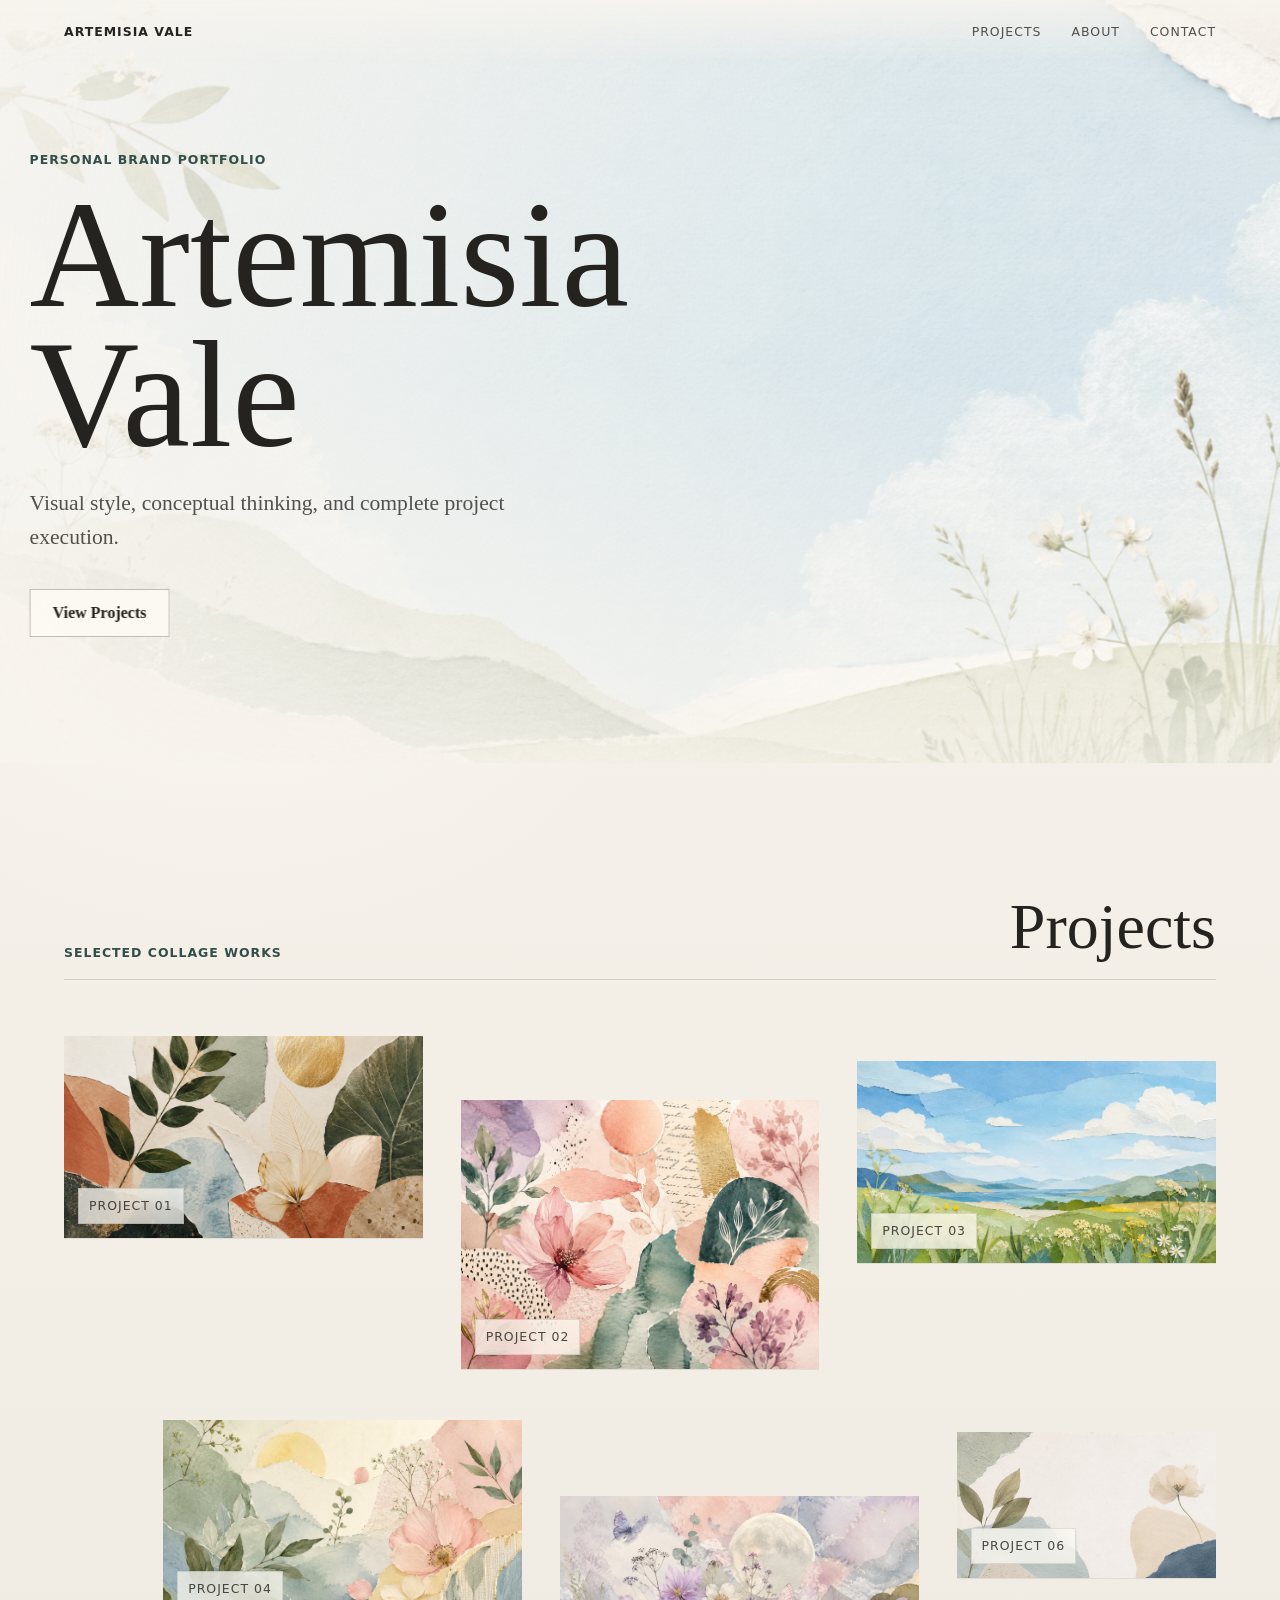
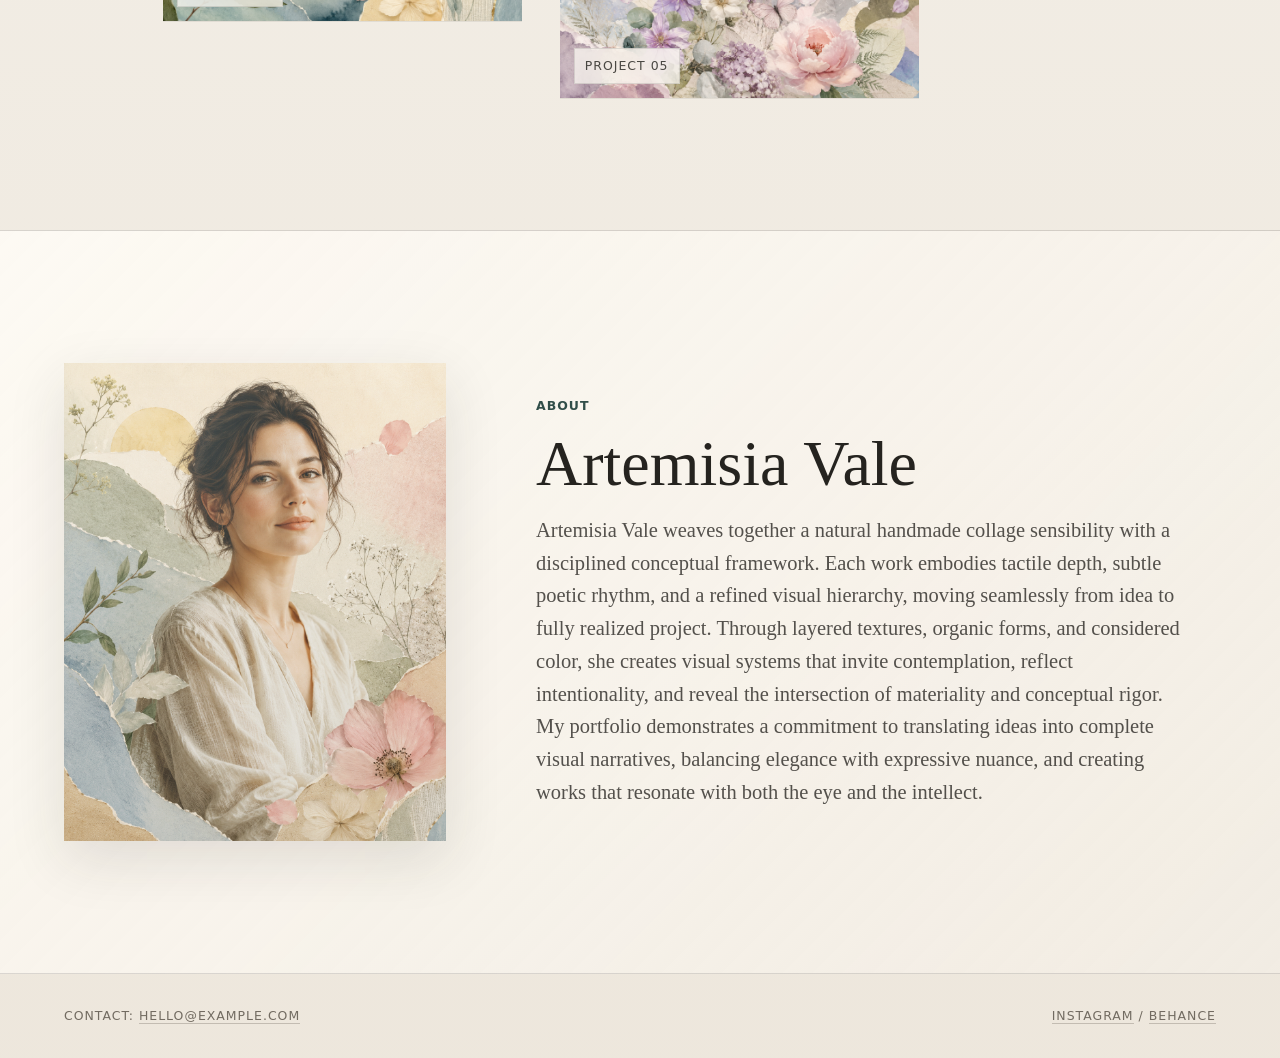
<file: index.html>
<!doctype html>
<html lang="en">
  <head>
    <meta charset="utf-8">
    <meta name="viewport" content="width=device-width, initial-scale=1">
    <title>Artemisia Vale | Personal Brand Portfolio</title>
    <meta
      name="description"
      content="A personal brand portfolio homepage showcasing collage artworks, conceptual thinking, and complete project execution."
    >
    <link rel="stylesheet" href="styles.css">
  </head>
  <body>
    <header class="site-header" aria-label="Primary navigation">
      <a class="brand" href="#top" aria-label="Back to top">Artemisia Vale</a>
      <nav class="nav-links" aria-label="Page sections">
        <a href="#projects">Projects</a>
        <a href="#about">About</a>
        <a href="#contact">Contact</a>
      </nav>
    </header>

    <main id="top">
      <section class="hero" aria-label="Personal brand introduction">
        <img
          class="hero-image"
          src="PICS/HERO.png"
          alt="Horizontal handmade collage artwork used as the portfolio hero image"
        >
        <div class="hero-overlay" aria-hidden="true"></div>
        <div class="hero-content">
          <p class="eyebrow">Personal Brand Portfolio</p>
          <h1>Artemisia Vale</h1>
          <p class="tagline">Visual style, conceptual thinking, and complete project execution.</p>
          <a class="button" href="#projects">View Projects</a>
        </div>
      </section>

      <section class="gallery-section" id="projects" aria-labelledby="projects-title">
        <div class="section-heading reveal">
          <p class="eyebrow">Selected Collage Works</p>
          <h2 id="projects-title">Projects</h2>
        </div>

        <div class="project-grid">
          <figure class="project-card reveal">
            <a href="project-1.html">
              <img src="PICS/IMAGE1.png" alt="Collage artwork project 01">
              <figcaption><span>Project 01</span></figcaption>
            </a>
          </figure>
          <figure class="project-card reveal">
            <a href="project-2.html">
              <img src="PICS/IMAGE2.png" alt="Collage artwork project 02">
              <figcaption><span>Project 02</span></figcaption>
            </a>
          </figure>
          <figure class="project-card reveal">
            <a href="project-3.html">
              <img src="PICS/IMAGE3.png" alt="Collage artwork project 03">
              <figcaption><span>Project 03</span></figcaption>
            </a>
          </figure>
          <figure class="project-card reveal">
            <a href="project-4.html">
              <img src="PICS/IMAGE4.png" alt="Collage artwork project 04">
              <figcaption><span>Project 04</span></figcaption>
            </a>
          </figure>
          <figure class="project-card reveal">
            <a href="project-5.html">
              <img src="PICS/IMAGE5.png" alt="Collage artwork project 05">
              <figcaption><span>Project 05</span></figcaption>
            </a>
          </figure>
          <figure class="project-card reveal">
            <a href="project-6.html">
              <img src="PICS/IMAGE6.png" alt="Collage artwork project 06">
              <figcaption><span>Project 06</span></figcaption>
            </a>
          </figure>
        </div>
      </section>

      <section class="about-section" id="about" aria-labelledby="about-title">
        <div class="about-inner reveal">
          <figure class="author-portrait">
            <img src="PICS/AUTHOR.png" alt="Portrait of Artemisia Vale">
          </figure>

          <div class="about-copy">
            <p class="eyebrow">About</p>
            <h2 id="about-title">Artemisia Vale</h2>
            <p>
              Artemisia Vale weaves together a natural handmade collage sensibility with a disciplined
              conceptual framework. Each work embodies tactile depth, subtle poetic rhythm, and a refined
              visual hierarchy, moving seamlessly from idea to fully realized project. Through layered
              textures, organic forms, and considered color, she creates visual systems that invite
              contemplation, reflect intentionality, and reveal the intersection of materiality and
              conceptual rigor. My portfolio demonstrates a commitment to translating ideas into complete
              visual narratives, balancing elegance with expressive nuance, and creating works that resonate
              with both the eye and the intellect.
            </p>
          </div>
        </div>
      </section>
    </main>

    <footer class="site-footer" id="contact">
      <p>Contact: <a href="mailto:hello@example.com">hello@example.com</a></p>
      <p>
        <a href="https://www.instagram.com/" target="_blank" rel="noreferrer">Instagram</a>
        <span aria-hidden="true">/</span>
        <a href="https://www.behance.net/" target="_blank" rel="noreferrer">Behance</a>
      </p>
    </footer>
  </body>
</html>
</file>
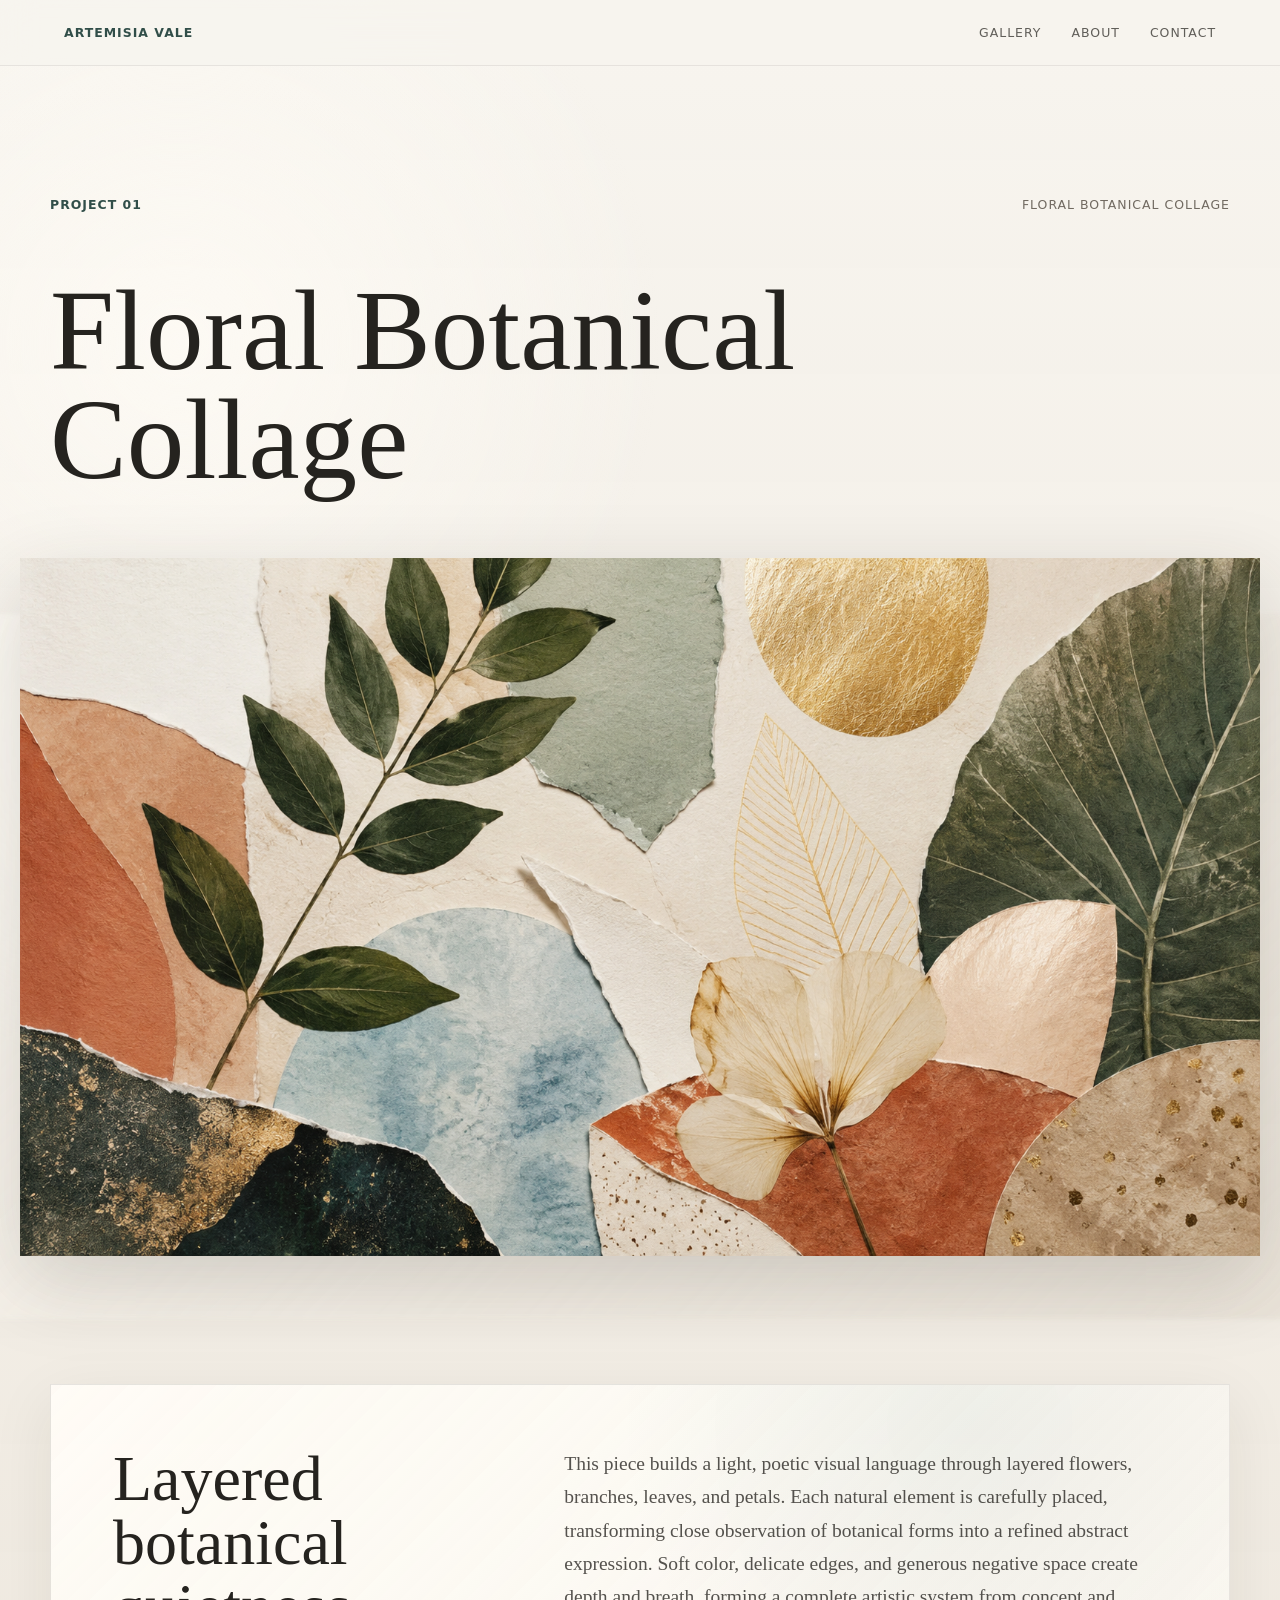
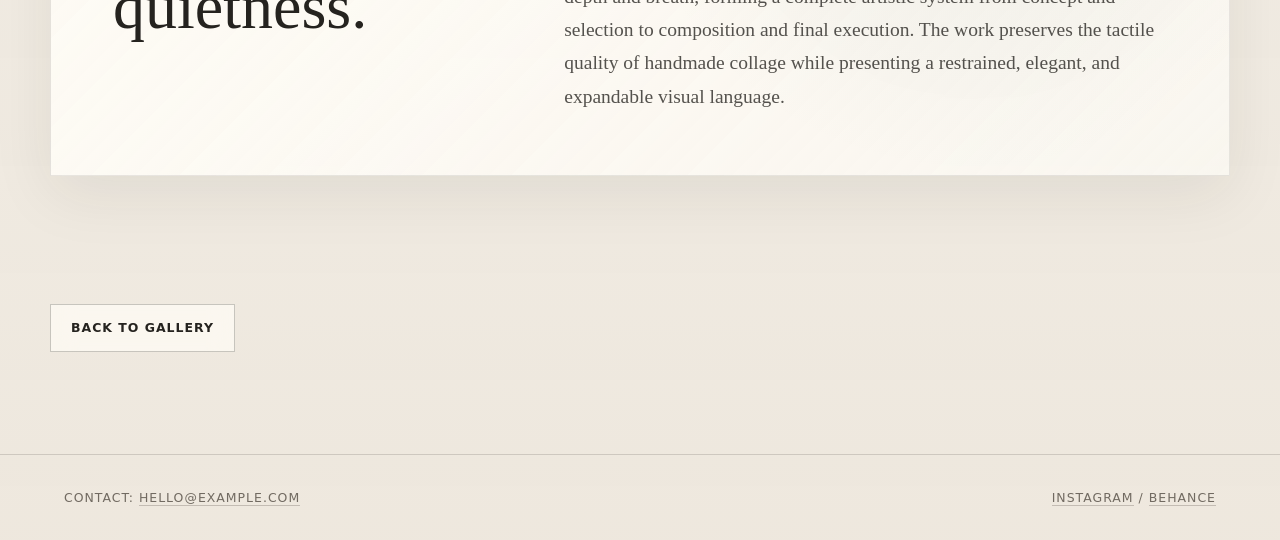
<file: project-1.html>
<!doctype html>
<html lang="en">
  <head>
    <meta charset="utf-8">
    <meta name="viewport" content="width=device-width, initial-scale=1">
    <title>Project 01 | Floral Botanical Collage</title>
    <meta name="description" content="A high-end portfolio detail page for a floral botanical collage artwork.">
    <link rel="stylesheet" href="project.css">
  </head>
  <body>
    <header class="site-header">
      <a class="brand" href="index.html">Artemisia Vale</a>
      <nav class="nav-links" aria-label="Project navigation">
        <a href="index.html#projects">Gallery</a>
        <a href="index.html#about">About</a>
        <a href="index.html#contact">Contact</a>
      </nav>
    </header>

    <main>
      <section class="project-hero">
        <div class="project-kicker">
          <p class="eyebrow">Project 01</p>
          <p class="project-meta">Floral Botanical Collage</p>
        </div>
        <h1>Floral Botanical Collage</h1>
      </section>

      <div class="artwork-shell reveal">
        <img class="artwork-image" src="PICS/IMAGE1.png" alt="Floral botanical collage artwork">
      </div>

      <section class="description-section">
        <div class="description-panel reveal">
          <h2>Layered botanical quietness.</h2>
          <div class="description-copy">
            <p>
              This piece builds a light, poetic visual language through layered flowers, branches, leaves, and petals. Each natural element is carefully placed, transforming close observation of botanical forms into a refined abstract expression. Soft color, delicate edges, and generous negative space create depth and breath, forming a complete artistic system from concept and selection to composition and final execution. The work preserves the tactile quality of handmade collage while presenting a restrained, elegant, and expandable visual language.
            </p>
          </div>
        </div>
      </section>

      <div class="page-actions">
        <a class="back-link" href="index.html#projects">Back to Gallery</a>
      </div>
    </main>

    <footer class="site-footer">
      <p>Contact: <a href="mailto:hello@example.com">hello@example.com</a></p>
      <p><a href="https://www.instagram.com/" target="_blank" rel="noreferrer">Instagram</a> / <a href="https://www.behance.net/" target="_blank" rel="noreferrer">Behance</a></p>
    </footer>
  </body>
</html>
</file>
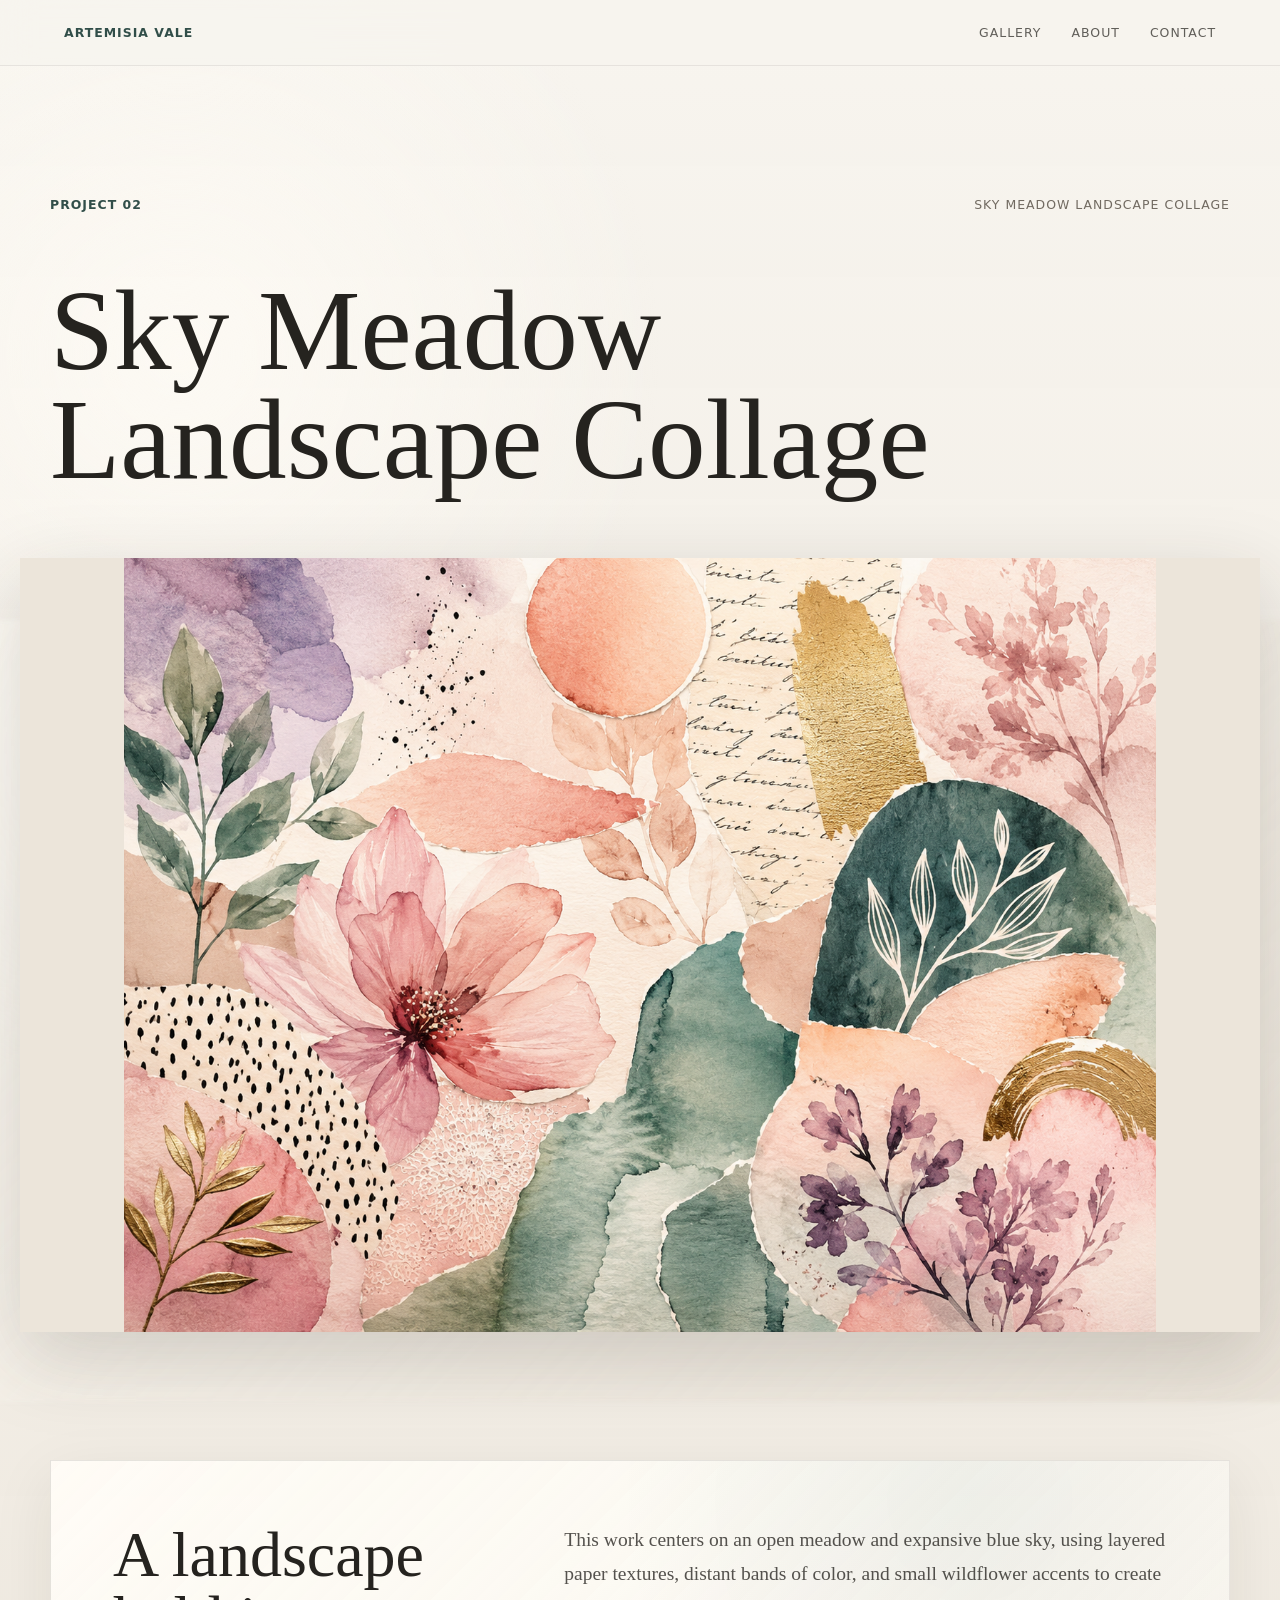
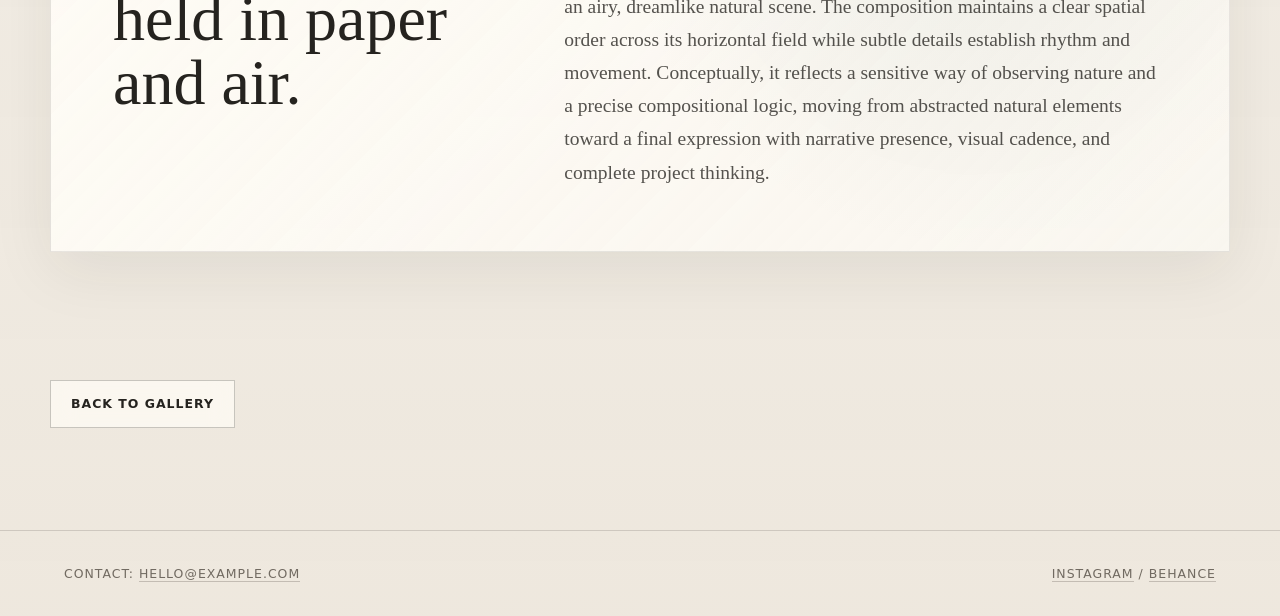
<file: project-2.html>
<!doctype html>
<html lang="en">
  <head>
    <meta charset="utf-8">
    <meta name="viewport" content="width=device-width, initial-scale=1">
    <title>Project 02 | Sky Meadow Landscape Collage</title>
    <meta name="description" content="A high-end portfolio detail page for a blue sky and meadow landscape collage artwork.">
    <link rel="stylesheet" href="project.css">
  </head>
  <body>
    <header class="site-header">
      <a class="brand" href="index.html">Artemisia Vale</a>
      <nav class="nav-links" aria-label="Project navigation">
        <a href="index.html#projects">Gallery</a>
        <a href="index.html#about">About</a>
        <a href="index.html#contact">Contact</a>
      </nav>
    </header>

    <main>
      <section class="project-hero">
        <div class="project-kicker">
          <p class="eyebrow">Project 02</p>
          <p class="project-meta">Sky Meadow Landscape Collage</p>
        </div>
        <h1>Sky Meadow Landscape Collage</h1>
      </section>

      <div class="artwork-shell reveal">
        <img class="artwork-image" src="PICS/IMAGE2.png" alt="Blue sky and meadow landscape collage artwork">
      </div>

      <section class="description-section">
        <div class="description-panel reveal">
          <h2>A landscape held in paper and air.</h2>
          <div class="description-copy">
            <p>
              This work centers on an open meadow and expansive blue sky, using layered paper textures, distant bands of color, and small wildflower accents to create an airy, dreamlike natural scene. The composition maintains a clear spatial order across its horizontal field while subtle details establish rhythm and movement. Conceptually, it reflects a sensitive way of observing nature and a precise compositional logic, moving from abstracted natural elements toward a final expression with narrative presence, visual cadence, and complete project thinking.
            </p>
          </div>
        </div>
      </section>

      <div class="page-actions">
        <a class="back-link" href="index.html#projects">Back to Gallery</a>
      </div>
    </main>

    <footer class="site-footer">
      <p>Contact: <a href="mailto:hello@example.com">hello@example.com</a></p>
      <p><a href="https://www.instagram.com/" target="_blank" rel="noreferrer">Instagram</a> / <a href="https://www.behance.net/" target="_blank" rel="noreferrer">Behance</a></p>
    </footer>
  </body>
</html>
</file>
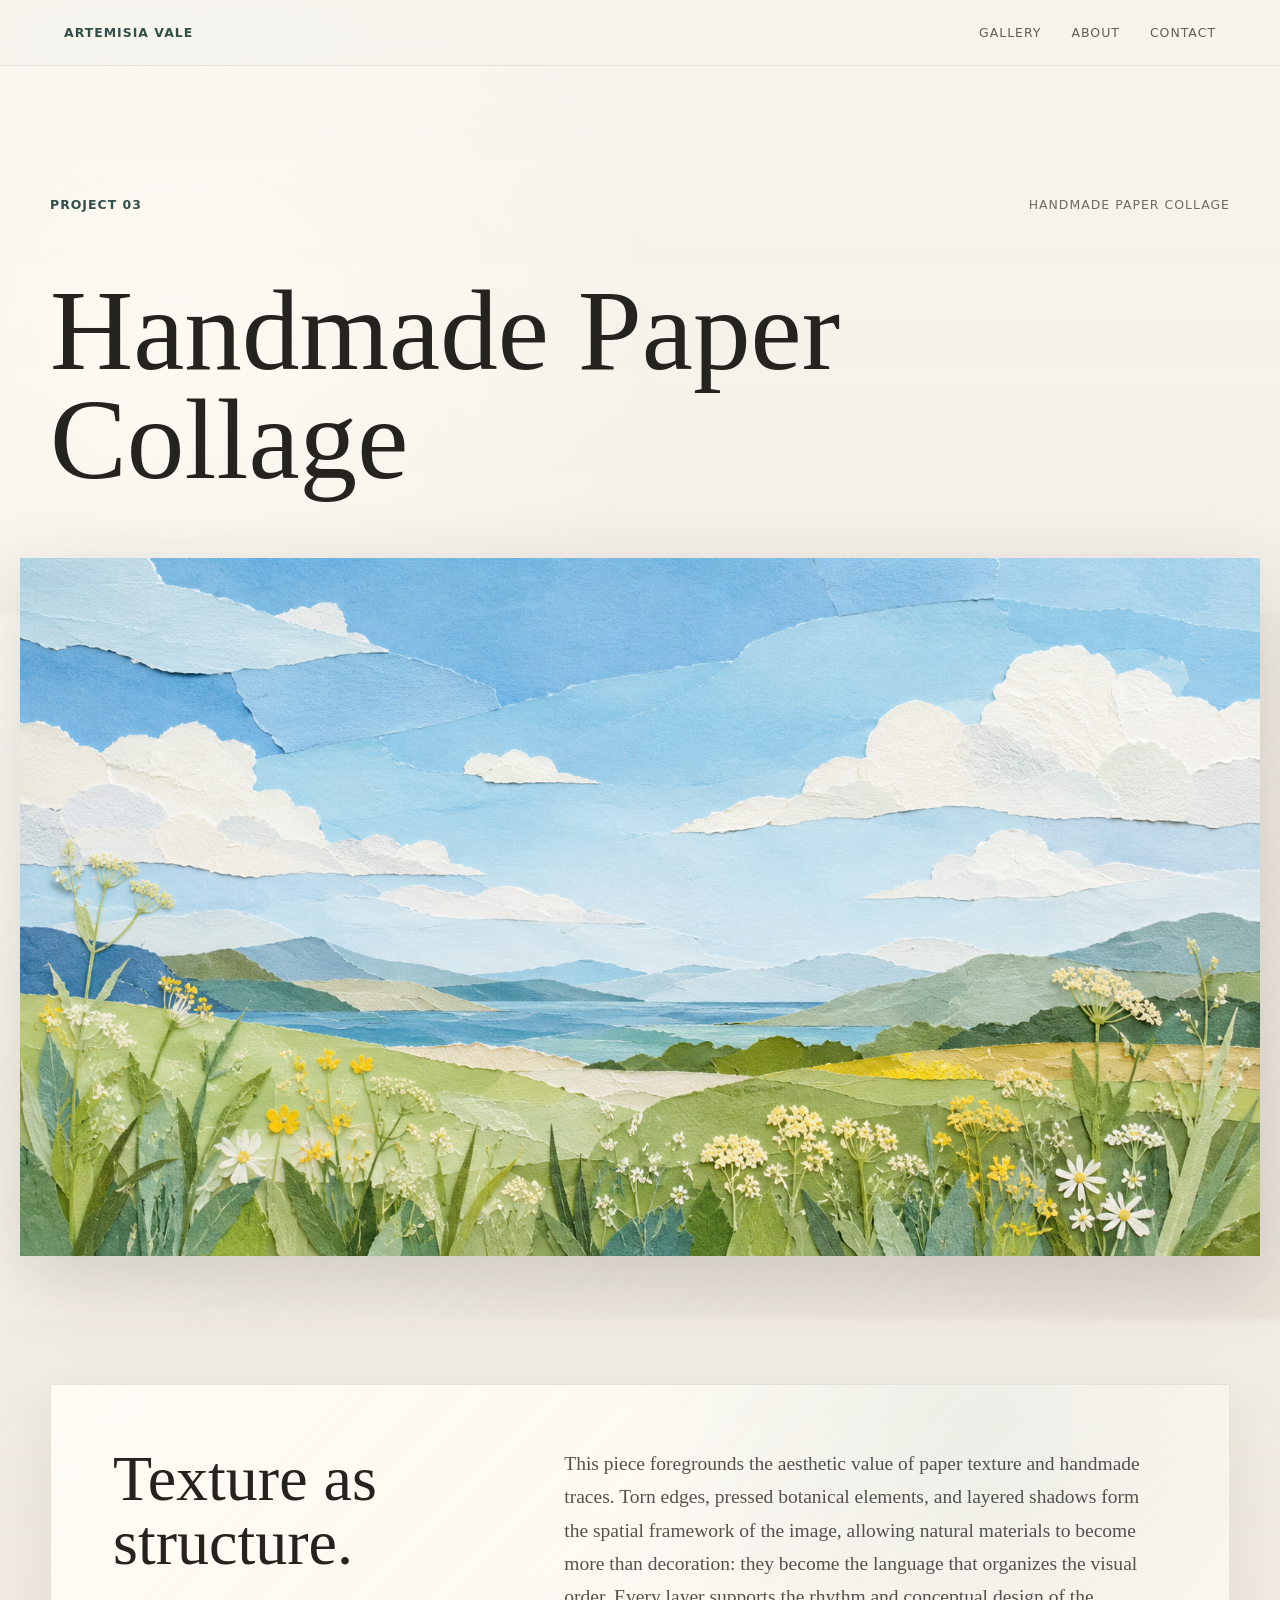
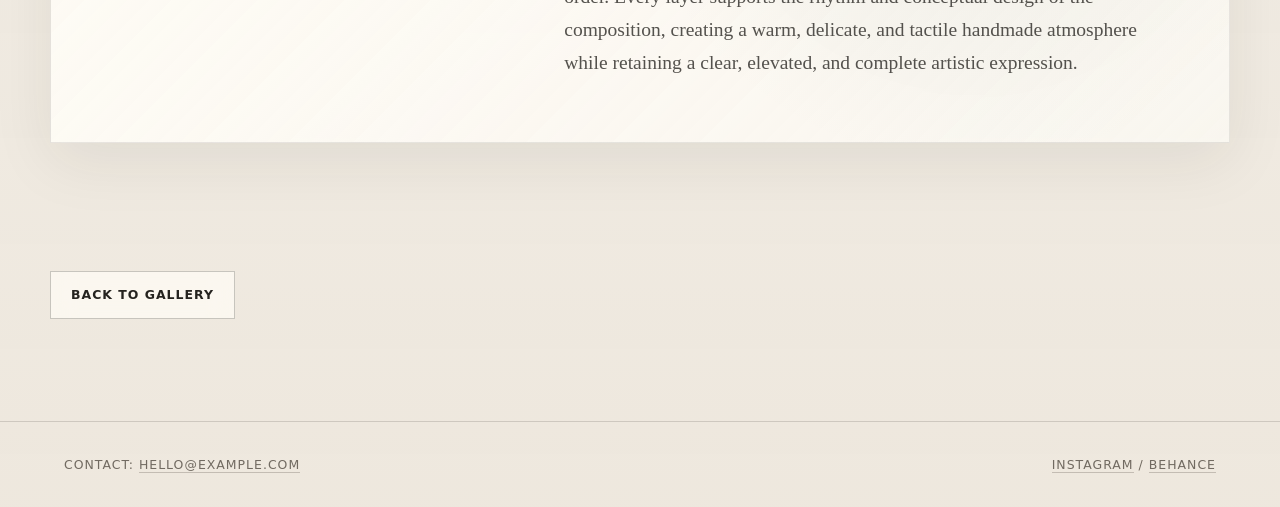
<file: project-3.html>
<!doctype html>
<html lang="en">
  <head>
    <meta charset="utf-8">
    <meta name="viewport" content="width=device-width, initial-scale=1">
    <title>Project 03 | Handmade Paper Collage</title>
    <meta name="description" content="A high-end portfolio detail page for a handmade paper collage artwork.">
    <link rel="stylesheet" href="project.css">
  </head>
  <body>
    <header class="site-header">
      <a class="brand" href="index.html">Artemisia Vale</a>
      <nav class="nav-links" aria-label="Project navigation">
        <a href="index.html#projects">Gallery</a>
        <a href="index.html#about">About</a>
        <a href="index.html#contact">Contact</a>
      </nav>
    </header>

    <main>
      <section class="project-hero">
        <div class="project-kicker">
          <p class="eyebrow">Project 03</p>
          <p class="project-meta">Handmade Paper Collage</p>
        </div>
        <h1>Handmade Paper Collage</h1>
      </section>

      <div class="artwork-shell reveal">
        <img class="artwork-image" src="PICS/IMAGE3.png" alt="Handmade paper collage artwork">
      </div>

      <section class="description-section">
        <div class="description-panel reveal">
          <h2>Texture as structure.</h2>
          <div class="description-copy">
            <p>
              This piece foregrounds the aesthetic value of paper texture and handmade traces. Torn edges, pressed botanical elements, and layered shadows form the spatial framework of the image, allowing natural materials to become more than decoration: they become the language that organizes the visual order. Every layer supports the rhythm and conceptual design of the composition, creating a warm, delicate, and tactile handmade atmosphere while retaining a clear, elevated, and complete artistic expression.
            </p>
          </div>
        </div>
      </section>

      <div class="page-actions">
        <a class="back-link" href="index.html#projects">Back to Gallery</a>
      </div>
    </main>

    <footer class="site-footer">
      <p>Contact: <a href="mailto:hello@example.com">hello@example.com</a></p>
      <p><a href="https://www.instagram.com/" target="_blank" rel="noreferrer">Instagram</a> / <a href="https://www.behance.net/" target="_blank" rel="noreferrer">Behance</a></p>
    </footer>
  </body>
</html>
</file>
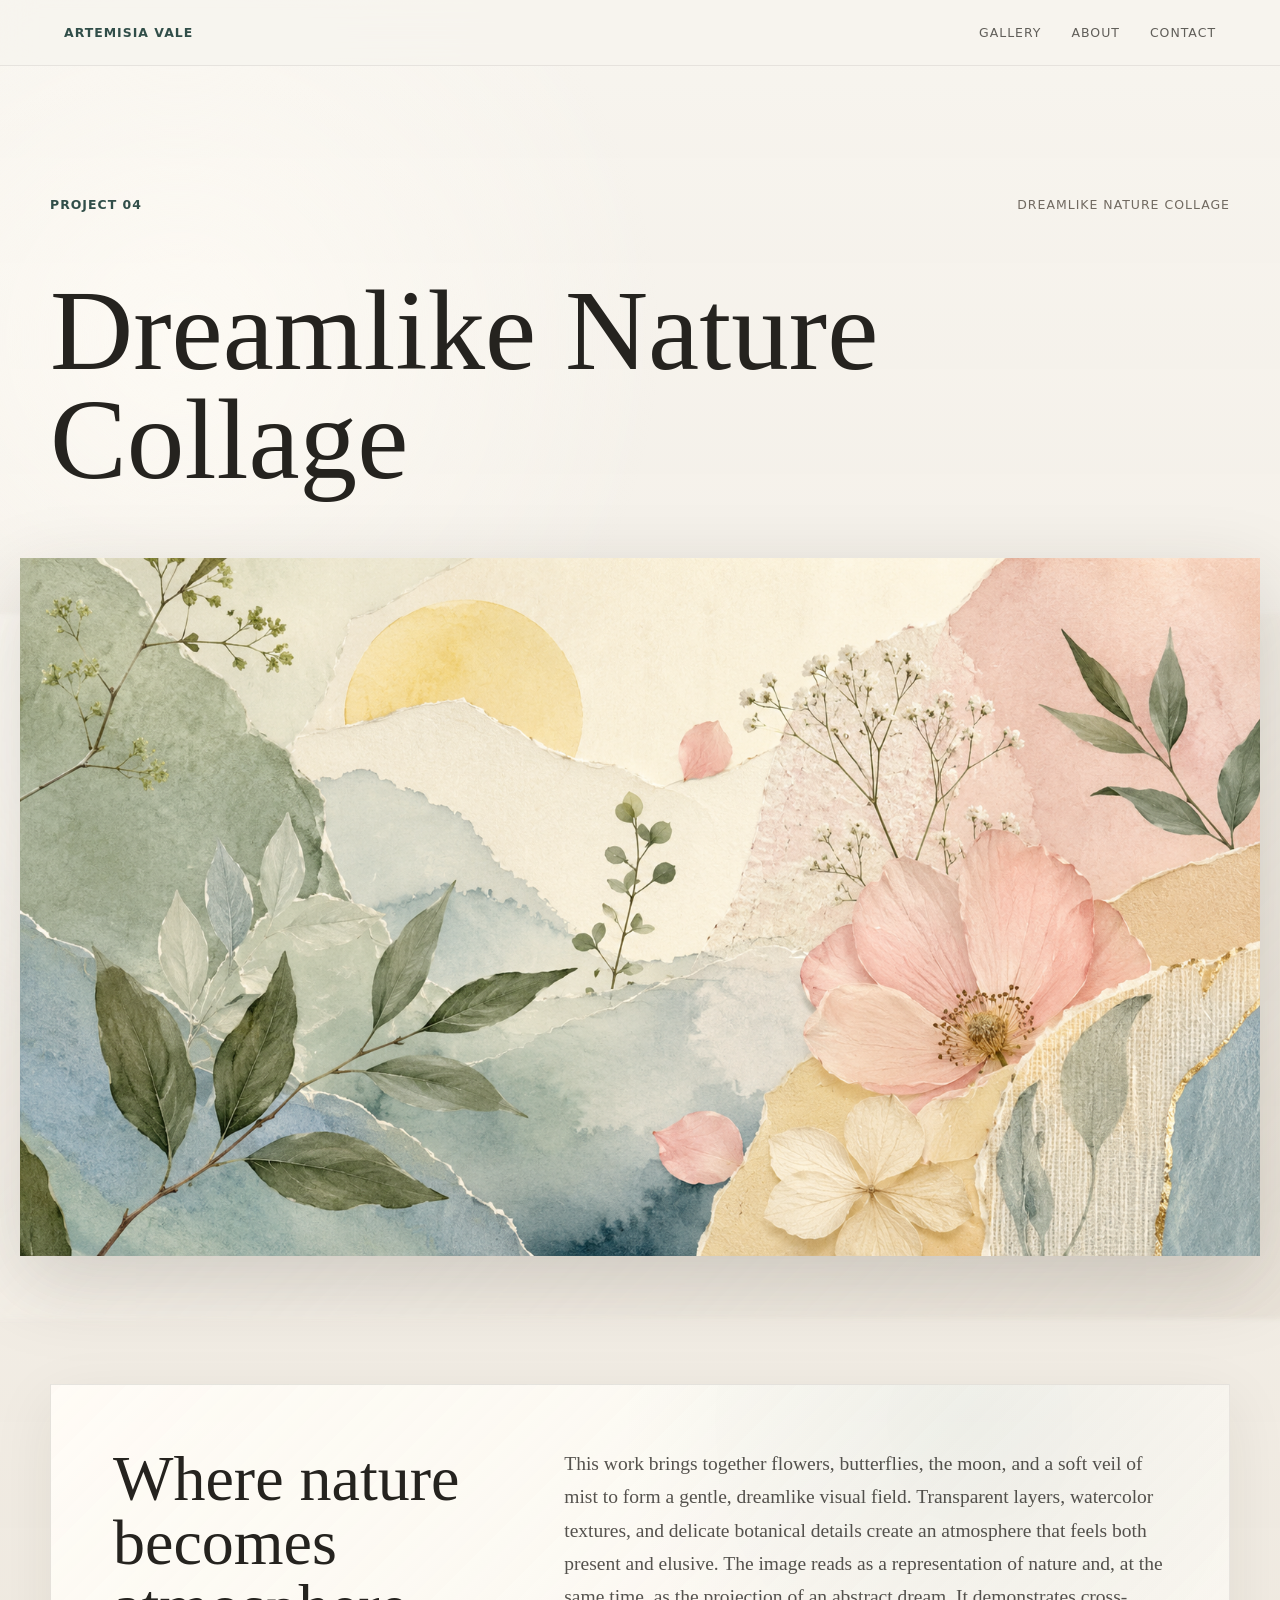
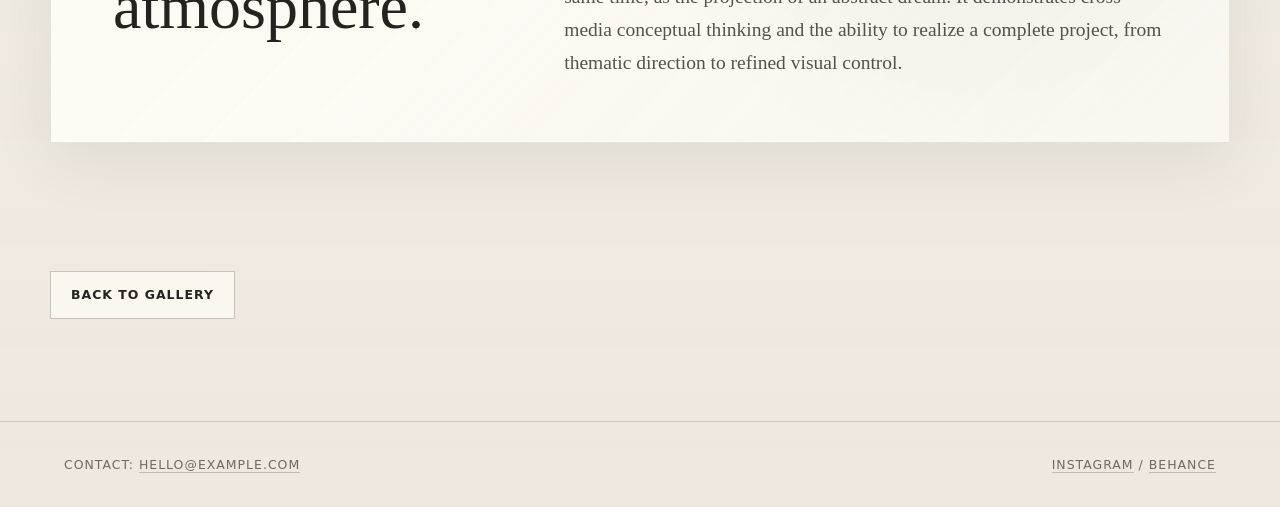
<file: project-4.html>
<!doctype html>
<html lang="en">
  <head>
    <meta charset="utf-8">
    <meta name="viewport" content="width=device-width, initial-scale=1">
    <title>Project 04 | Dreamlike Nature Collage</title>
    <meta name="description" content="A high-end portfolio detail page for a dreamlike nature collage artwork.">
    <link rel="stylesheet" href="project.css">
  </head>
  <body>
    <header class="site-header">
      <a class="brand" href="index.html">Artemisia Vale</a>
      <nav class="nav-links" aria-label="Project navigation">
        <a href="index.html#projects">Gallery</a>
        <a href="index.html#about">About</a>
        <a href="index.html#contact">Contact</a>
      </nav>
    </header>

    <main>
      <section class="project-hero">
        <div class="project-kicker">
          <p class="eyebrow">Project 04</p>
          <p class="project-meta">Dreamlike Nature Collage</p>
        </div>
        <h1>Dreamlike Nature Collage</h1>
      </section>

      <div class="artwork-shell reveal">
        <img class="artwork-image" src="PICS/IMAGE4.png" alt="Dreamlike nature collage artwork">
      </div>

      <section class="description-section">
        <div class="description-panel reveal">
          <h2>Where nature becomes atmosphere.</h2>
          <div class="description-copy">
            <p>
              This work brings together flowers, butterflies, the moon, and a soft veil of mist to form a gentle, dreamlike visual field. Transparent layers, watercolor textures, and delicate botanical details create an atmosphere that feels both present and elusive. The image reads as a representation of nature and, at the same time, as the projection of an abstract dream. It demonstrates cross-media conceptual thinking and the ability to realize a complete project, from thematic direction to refined visual control.
            </p>
          </div>
        </div>
      </section>

      <div class="page-actions">
        <a class="back-link" href="index.html#projects">Back to Gallery</a>
      </div>
    </main>

    <footer class="site-footer">
      <p>Contact: <a href="mailto:hello@example.com">hello@example.com</a></p>
      <p><a href="https://www.instagram.com/" target="_blank" rel="noreferrer">Instagram</a> / <a href="https://www.behance.net/" target="_blank" rel="noreferrer">Behance</a></p>
    </footer>
  </body>
</html>
</file>
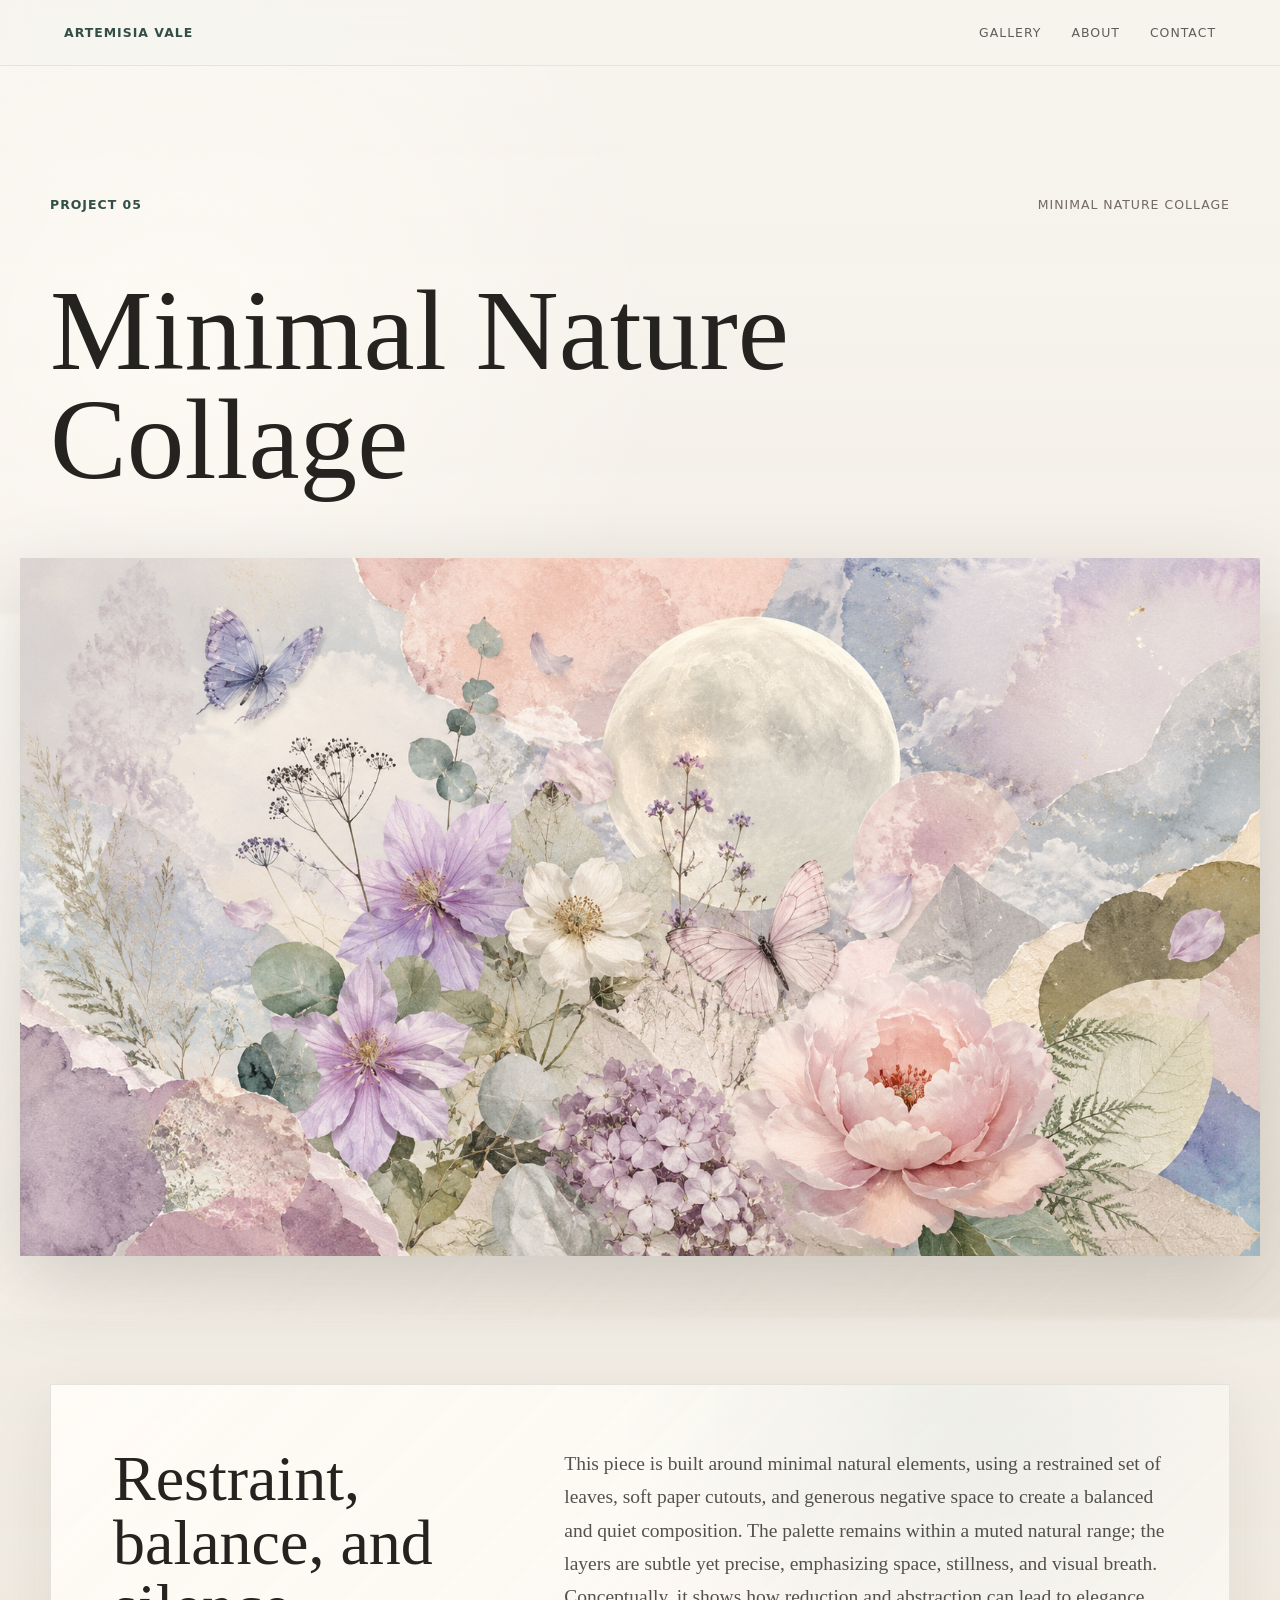
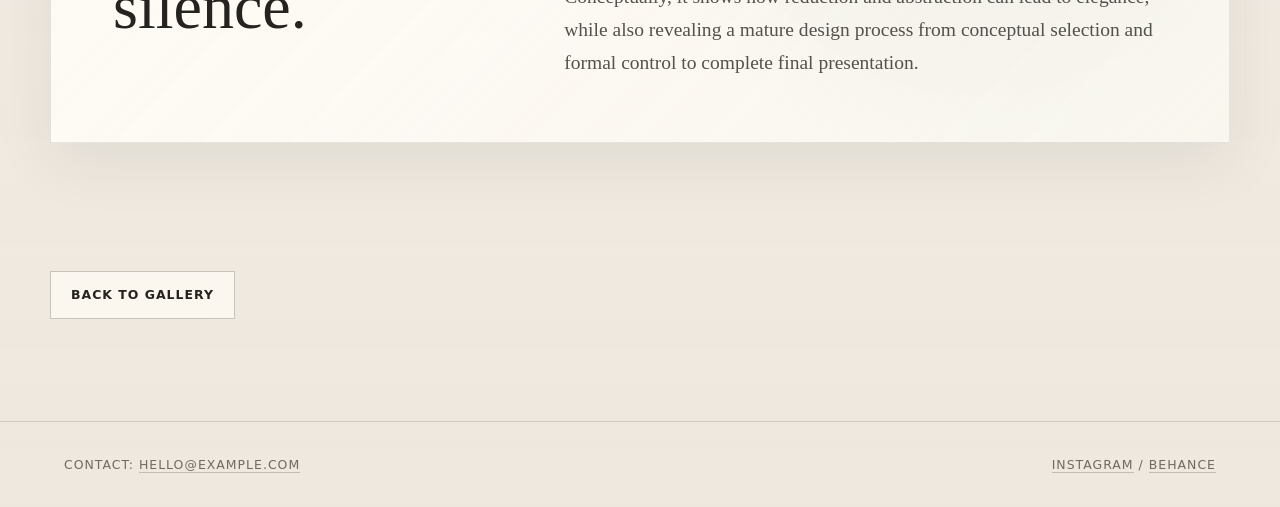
<file: project-5.html>
<!doctype html>
<html lang="en">
  <head>
    <meta charset="utf-8">
    <meta name="viewport" content="width=device-width, initial-scale=1">
    <title>Project 05 | Minimal Nature Collage</title>
    <meta name="description" content="A high-end portfolio detail page for a minimal nature collage artwork.">
    <link rel="stylesheet" href="project.css">
  </head>
  <body>
    <header class="site-header">
      <a class="brand" href="index.html">Artemisia Vale</a>
      <nav class="nav-links" aria-label="Project navigation">
        <a href="index.html#projects">Gallery</a>
        <a href="index.html#about">About</a>
        <a href="index.html#contact">Contact</a>
      </nav>
    </header>

    <main>
      <section class="project-hero">
        <div class="project-kicker">
          <p class="eyebrow">Project 05</p>
          <p class="project-meta">Minimal Nature Collage</p>
        </div>
        <h1>Minimal Nature Collage</h1>
      </section>

      <div class="artwork-shell reveal">
        <img class="artwork-image" src="PICS/IMAGE5.png" alt="Minimal nature collage artwork">
      </div>

      <section class="description-section">
        <div class="description-panel reveal">
          <h2>Restraint, balance, and silence.</h2>
          <div class="description-copy">
            <p>
              This piece is built around minimal natural elements, using a restrained set of leaves, soft paper cutouts, and generous negative space to create a balanced and quiet composition. The palette remains within a muted natural range; the layers are subtle yet precise, emphasizing space, stillness, and visual breath. Conceptually, it shows how reduction and abstraction can lead to elegance, while also revealing a mature design process from conceptual selection and formal control to complete final presentation.
            </p>
          </div>
        </div>
      </section>

      <div class="page-actions">
        <a class="back-link" href="index.html#projects">Back to Gallery</a>
      </div>
    </main>

    <footer class="site-footer">
      <p>Contact: <a href="mailto:hello@example.com">hello@example.com</a></p>
      <p><a href="https://www.instagram.com/" target="_blank" rel="noreferrer">Instagram</a> / <a href="https://www.behance.net/" target="_blank" rel="noreferrer">Behance</a></p>
    </footer>
  </body>
</html>
</file>
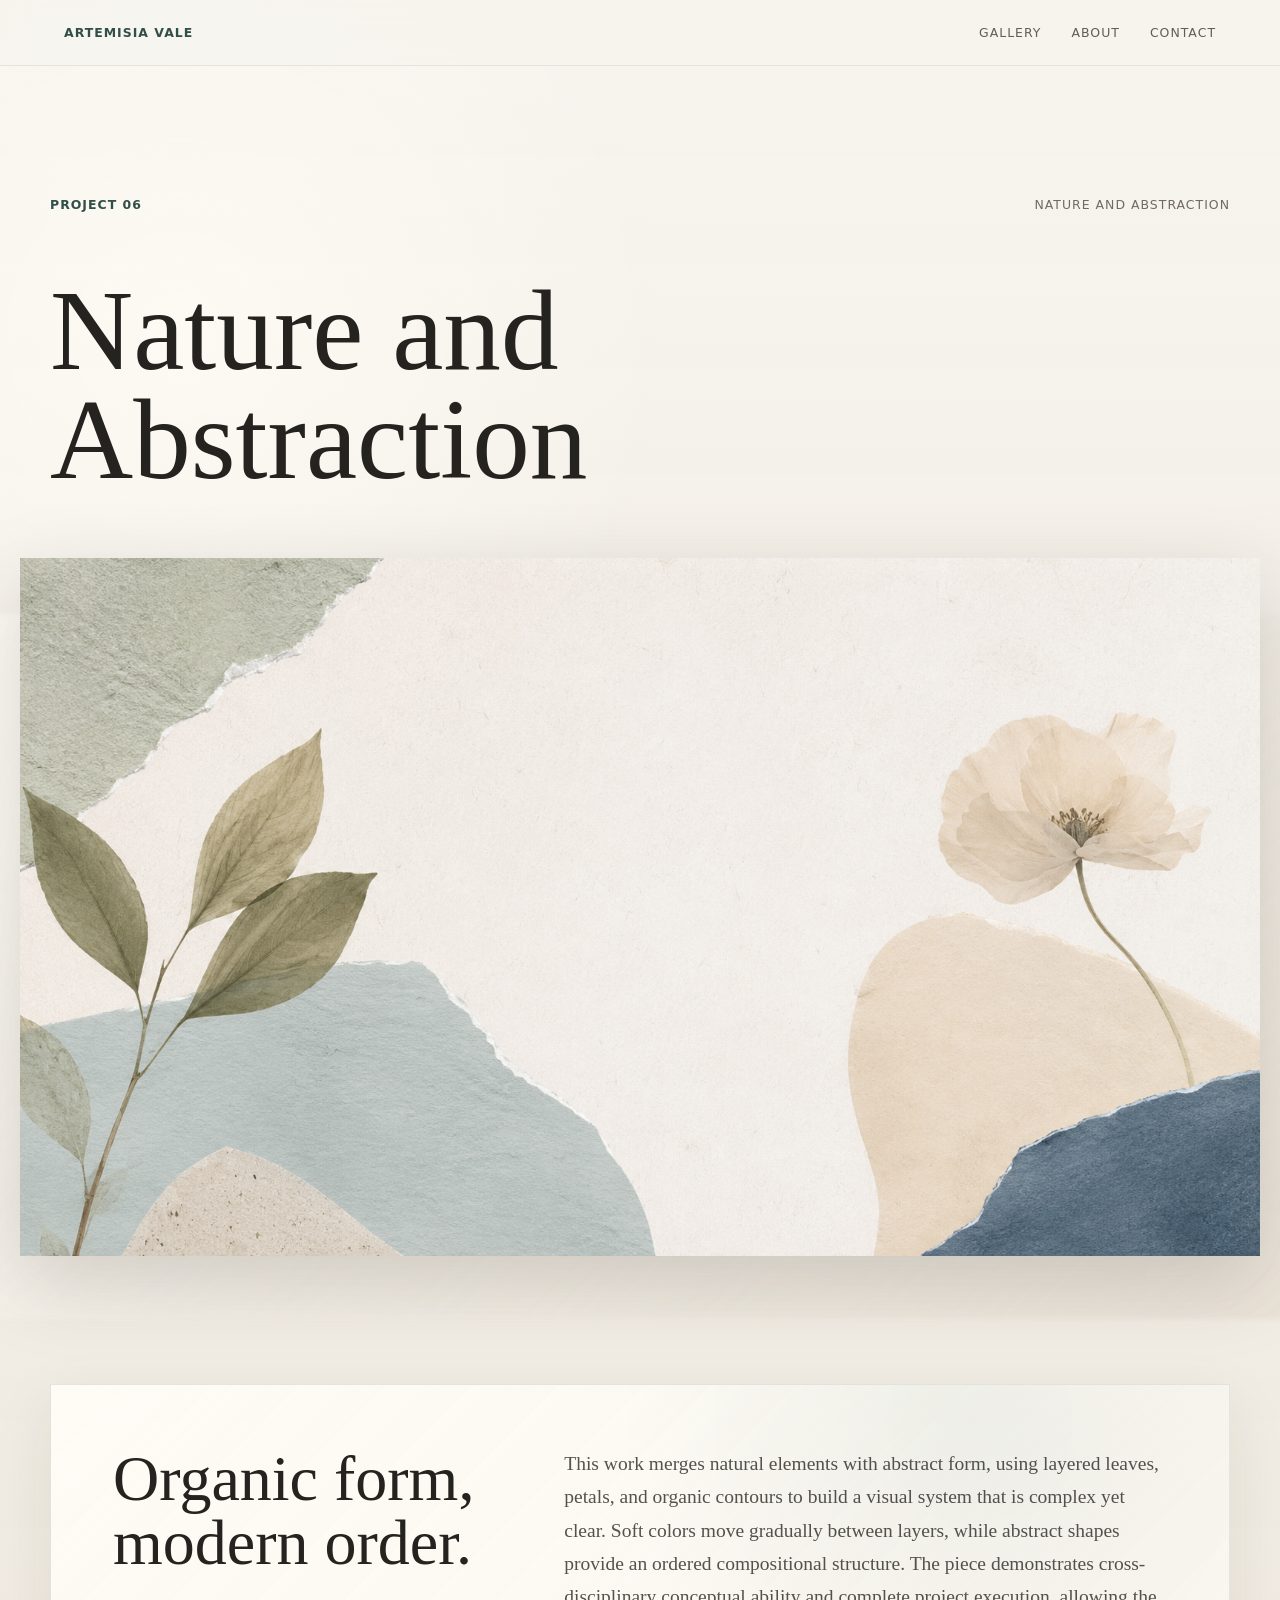
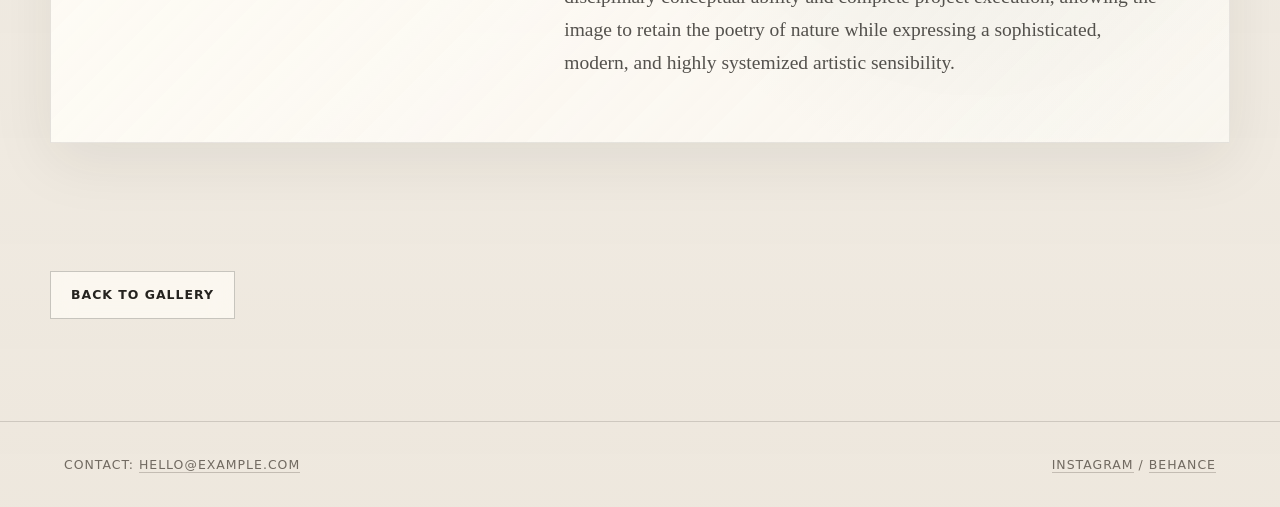
<file: project-6.html>
<!doctype html>
<html lang="en">
  <head>
    <meta charset="utf-8">
    <meta name="viewport" content="width=device-width, initial-scale=1">
    <title>Project 06 | Nature and Abstraction</title>
    <meta name="description" content="A high-end portfolio detail page for a nature and abstraction collage artwork.">
    <link rel="stylesheet" href="project.css">
  </head>
  <body>
    <header class="site-header">
      <a class="brand" href="index.html">Artemisia Vale</a>
      <nav class="nav-links" aria-label="Project navigation">
        <a href="index.html#projects">Gallery</a>
        <a href="index.html#about">About</a>
        <a href="index.html#contact">Contact</a>
      </nav>
    </header>

    <main>
      <section class="project-hero">
        <div class="project-kicker">
          <p class="eyebrow">Project 06</p>
          <p class="project-meta">Nature and Abstraction</p>
        </div>
        <h1>Nature and Abstraction</h1>
      </section>

      <div class="artwork-shell reveal">
        <img class="artwork-image" src="PICS/IMAGE6.png" alt="Nature and abstraction collage artwork">
      </div>

      <section class="description-section">
        <div class="description-panel reveal">
          <h2>Organic form, modern order.</h2>
          <div class="description-copy">
            <p>
              This work merges natural elements with abstract form, using layered leaves, petals, and organic contours to build a visual system that is complex yet clear. Soft colors move gradually between layers, while abstract shapes provide an ordered compositional structure. The piece demonstrates cross-disciplinary conceptual ability and complete project execution, allowing the image to retain the poetry of nature while expressing a sophisticated, modern, and highly systemized artistic sensibility.
            </p>
          </div>
        </div>
      </section>

      <div class="page-actions">
        <a class="back-link" href="index.html#projects">Back to Gallery</a>
      </div>
    </main>

    <footer class="site-footer">
      <p>Contact: <a href="mailto:hello@example.com">hello@example.com</a></p>
      <p><a href="https://www.instagram.com/" target="_blank" rel="noreferrer">Instagram</a> / <a href="https://www.behance.net/" target="_blank" rel="noreferrer">Behance</a></p>
    </footer>
  </body>
</html>
</file>
<file: styles.css>
:root {
  --paper: #f7f4ee;
  --paper-soft: #ece5da;
  --ink: #25231f;
  --muted: #726b61;
  --line: rgba(37, 35, 31, 0.16);
  --surface: rgba(255, 252, 246, 0.82);
  --accent: #4d756f;
  --accent-dark: #314e49;
  --shadow: 0 24px 70px rgba(43, 38, 31, 0.18);
}

* {
  box-sizing: border-box;
}

html {
  scroll-behavior: smooth;
}

body {
  margin: 0;
  background:
    radial-gradient(circle at 18% 18%, rgba(255, 252, 246, 0.72), transparent 30rem),
    linear-gradient(180deg, rgba(247, 244, 238, 0.96), rgba(236, 229, 218, 0.88)),
    var(--paper);
  color: var(--ink);
  font-family:
    "Iowan Old Style", "Palatino Linotype", "Book Antiqua", Palatino, Georgia,
    "Times New Roman", serif;
  line-height: 1.6;
}

img {
  display: block;
  max-width: 100%;
}

a {
  color: inherit;
  text-decoration: none;
}

.site-header {
  position: fixed;
  z-index: 20;
  top: 0;
  left: 0;
  right: 0;
  display: flex;
  align-items: center;
  justify-content: space-between;
  gap: 24px;
  padding: 22px clamp(20px, 5vw, 64px);
  background: linear-gradient(180deg, rgba(247, 244, 238, 0.88), rgba(247, 244, 238, 0));
  color: var(--ink);
}

.brand,
.nav-links a,
.eyebrow,
figcaption,
.site-footer {
  font-size: 0.78rem;
  letter-spacing: 0.08em;
  text-transform: uppercase;
  font-family:
    Inter, ui-sans-serif, system-ui, -apple-system, BlinkMacSystemFont, "Segoe UI",
    sans-serif;
}

.brand {
  font-weight: 700;
}

.nav-links {
  display: flex;
  gap: clamp(14px, 3vw, 30px);
  color: rgba(37, 35, 31, 0.78);
}

.nav-links a {
  transition: color 180ms ease;
}

.nav-links a:hover {
  color: var(--accent-dark);
}

.hero {
  position: relative;
  min-height: clamp(560px, 56.25vw, 900px);
  isolation: isolate;
  display: grid;
  align-items: end;
  overflow: hidden;
  background: var(--paper-soft);
}

.hero-image {
  position: absolute;
  inset: 0;
  z-index: -2;
  width: 100%;
  height: 100%;
  object-fit: cover;
  object-position: center;
  filter: saturate(0.86) contrast(0.96) brightness(1.04);
  transform: scale(1.03);
  animation: kenBurns 24s ease-out both;
}

.hero-overlay {
  position: absolute;
  inset: 0;
  z-index: -1;
  background:
    linear-gradient(90deg, rgba(247, 244, 238, 0.92) 0%, rgba(247, 244, 238, 0.58) 34%, rgba(247, 244, 238, 0.1) 72%),
    linear-gradient(180deg, rgba(247, 244, 238, 0.3) 0%, rgba(247, 244, 238, 0.08) 48%, rgba(247, 244, 238, 0.82) 100%);
}

.hero-content {
  width: min(760px, calc(100% - 40px));
  margin: 0 auto;
  padding: 150px 0 clamp(80px, 14vh, 132px);
  transform: translateX(min(-18vw, -120px));
  animation: heroIn 980ms cubic-bezier(0.19, 1, 0.22, 1) 160ms both;
}

.eyebrow {
  margin: 0 0 16px;
  color: var(--accent-dark);
  font-weight: 700;
}

h1,
h2,
p {
  margin-top: 0;
}

h1 {
  max-width: 9ch;
  margin-bottom: 20px;
  font-family:
    "Iowan Old Style", "Palatino Linotype", "Book Antiqua", Palatino, Georgia,
    "Times New Roman", serif;
  font-size: clamp(4rem, 13vw, 9.5rem);
  line-height: 0.92;
  font-weight: 500;
}

h2 {
  margin-bottom: 18px;
  font-family:
    "Iowan Old Style", "Palatino Linotype", "Book Antiqua", Palatino, Georgia,
    "Times New Roman", serif;
  font-size: clamp(2rem, 5vw, 4.5rem);
  line-height: 1;
  font-weight: 500;
}

.tagline {
  max-width: 560px;
  margin-bottom: 34px;
  color: rgba(37, 35, 31, 0.78);
  font-size: clamp(1.05rem, 2vw, 1.35rem);
}

.button {
  display: inline-flex;
  align-items: center;
  justify-content: center;
  min-height: 48px;
  padding: 0 22px;
  border: 1px solid rgba(37, 35, 31, 0.28);
  background: rgba(255, 252, 246, 0.74);
  color: var(--ink);
  font-weight: 700;
  backdrop-filter: blur(10px);
  transition:
    transform 180ms ease,
    background 180ms ease,
    border-color 180ms ease;
}

.button:hover {
  transform: translateY(-2px);
  border-color: rgba(49, 78, 73, 0.58);
  background: rgba(255, 252, 246, 0.94);
}

.gallery-section,
.about-section {
  padding: clamp(72px, 11vw, 132px) clamp(20px, 5vw, 64px);
}

.section-heading,
.project-grid,
.about-inner {
  width: min(1180px, 100%);
  margin: 0 auto;
}

.section-heading {
  display: flex;
  align-items: end;
  justify-content: space-between;
  gap: 24px;
  margin-bottom: clamp(28px, 5vw, 56px);
  border-bottom: 1px solid var(--line);
}

.section-heading h2 {
  margin-bottom: 20px;
}

.project-grid {
  display: grid;
  grid-template-columns: repeat(12, minmax(0, 1fr));
  gap: clamp(18px, 3vw, 38px);
  align-items: start;
}

.project-card {
  position: relative;
  margin: 0;
  overflow: hidden;
  background: var(--paper-soft);
  box-shadow: 0 1px 0 rgba(37, 35, 31, 0.08);
  transition:
    transform 300ms ease,
    box-shadow 300ms ease;
}

.project-card a {
  display: block;
}

.project-card:nth-child(1) {
  grid-column: 1 / span 4;
}

.project-card:nth-child(2) {
  grid-column: 5 / span 4;
  margin-top: clamp(30px, 5vw, 72px);
}

.project-card:nth-child(3) {
  grid-column: 9 / span 4;
  margin-top: clamp(8px, 2vw, 30px);
}

.project-card:nth-child(4) {
  grid-column: 2 / span 4;
  margin-top: clamp(2px, 1vw, 18px);
}

.project-card:nth-child(5) {
  grid-column: 6 / span 4;
  margin-top: clamp(48px, 7vw, 96px);
}

.project-card:nth-child(6) {
  grid-column: 10 / span 3;
  margin-top: clamp(8px, 2vw, 28px);
}

.project-card img {
  width: 100%;
  height: auto;
  transform-origin: center;
  transition:
    transform 260ms ease,
    filter 260ms ease;
}

.project-card:hover {
  transform: translateY(-6px);
  box-shadow: var(--shadow);
}

.project-card:hover img {
  transform: scale(1.035);
  filter: saturate(1.08) contrast(1.02);
}

figcaption {
  position: absolute;
  left: 14px;
  right: 14px;
  bottom: 14px;
  display: flex;
  justify-content: flex-start;
  color: rgba(37, 35, 31, 0.82);
  pointer-events: none;
}

figcaption span {
  padding: 7px 10px;
  background: rgba(255, 252, 246, 0.72);
  border: 1px solid rgba(37, 35, 31, 0.12);
  backdrop-filter: blur(12px);
}

.about-section {
  background:
    linear-gradient(135deg, rgba(255, 252, 246, 0.74), rgba(237, 230, 220, 0.48)),
    rgba(255, 252, 246, 0.45);
  border-top: 1px solid var(--line);
  border-bottom: 1px solid var(--line);
}

.about-inner {
  display: grid;
  grid-template-columns: minmax(260px, 0.72fr) minmax(0, 1.28fr);
  gap: clamp(30px, 7vw, 92px);
  align-items: center;
}

.author-portrait {
  position: relative;
  margin: 0;
  overflow: hidden;
  background: var(--paper-soft);
  box-shadow: 0 18px 54px rgba(43, 38, 31, 0.12);
}

.author-portrait::after {
  position: absolute;
  inset: 0;
  content: "";
  pointer-events: none;
  background:
    linear-gradient(180deg, rgba(255, 252, 246, 0.04), rgba(37, 35, 31, 0.08)),
    radial-gradient(circle at 16% 12%, rgba(255, 252, 246, 0.2), transparent 16rem);
}

.author-portrait img {
  width: 100%;
  aspect-ratio: 4 / 5;
  object-fit: cover;
  filter: saturate(0.94) contrast(0.98);
  transition:
    transform 360ms ease,
    filter 360ms ease;
}

.author-portrait:hover img {
  transform: scale(1.025);
  filter: saturate(1.02) contrast(1);
}

.about-copy h2 {
  max-width: 900px;
}

.about-copy p:last-child {
  max-width: 650px;
  margin-bottom: 0;
  color: rgba(37, 35, 31, 0.78);
  font-size: clamp(1.05rem, 2vw, 1.28rem);
}

.site-footer {
  display: flex;
  justify-content: space-between;
  gap: 24px;
  padding: 32px clamp(20px, 5vw, 64px);
  color: var(--muted);
}

.site-footer p {
  margin: 0;
}

.site-footer a {
  border-bottom: 1px solid rgba(114, 107, 97, 0.35);
}

.reveal {
  animation: reveal 780ms ease both;
}

@supports (animation-timeline: view()) {
  .reveal {
    animation: reveal linear;
    animation-timeline: view();
    animation-range: entry 5% cover 32%;
  }
}

@keyframes kenBurns {
  from {
    transform: scale(1.03) translate3d(0, 0, 0);
  }
  to {
    transform: scale(1.11) translate3d(1.4%, -1.1%, 0);
  }
}

@keyframes heroIn {
  from {
    opacity: 0;
    transform: translateX(min(-18vw, -120px)) translateY(16px);
  }
  to {
    opacity: 1;
    transform: translateX(min(-18vw, -120px)) translateY(0);
  }
}

@keyframes reveal {
  from {
    opacity: 0;
    transform: translateY(24px);
  }
  to {
    opacity: 1;
    transform: translateY(0);
  }
}

@media (prefers-reduced-motion: reduce) {
  *,
  *::before,
  *::after {
    scroll-behavior: auto !important;
    animation-duration: 0.01ms !important;
    animation-iteration-count: 1 !important;
    transition-duration: 0.01ms !important;
  }

  .hero-image {
    transform: none;
  }
}

@media (max-width: 900px) {
  .site-header {
    position: absolute;
  }

  .hero {
    min-height: 760px;
  }

  .hero-content {
    transform: none;
    padding-top: 132px;
  }

  @keyframes heroIn {
    from {
      opacity: 0;
      transform: translateY(16px);
    }
    to {
      opacity: 1;
      transform: translateY(0);
    }
  }

  .project-grid {
    grid-template-columns: repeat(6, minmax(0, 1fr));
  }

  .project-card:nth-child(n) {
    grid-column: auto / span 3;
    margin-top: 0;
  }

  .project-card:nth-child(even) {
    margin-top: clamp(20px, 5vw, 46px);
  }

  .about-inner {
    grid-template-columns: 1fr;
    align-items: start;
  }

  .author-portrait {
    width: min(420px, 100%);
  }

  .about-copy p:last-child {
    max-width: 100%;
  }
}

@media (max-width: 620px) {
  .site-header,
  .site-footer {
    align-items: flex-start;
    flex-direction: column;
  }

  .nav-links {
    width: 100%;
    justify-content: space-between;
  }

  .hero {
    min-height: 680px;
  }

  .hero-overlay {
    background:
      linear-gradient(180deg, rgba(247, 244, 238, 0.74), rgba(247, 244, 238, 0.2) 42%, rgba(247, 244, 238, 0.92) 100%),
      linear-gradient(90deg, rgba(247, 244, 238, 0.88), rgba(247, 244, 238, 0.32));
  }

  .hero-content {
    width: min(100% - 32px, 760px);
    padding-bottom: 64px;
  }

  h1 {
    font-size: clamp(3.5rem, 21vw, 5.6rem);
  }

  .section-heading {
    display: block;
  }

  .project-grid {
    grid-template-columns: 1fr;
  }

  .project-card:nth-child(n) {
    grid-column: auto;
    margin-top: 0;
  }
}
</file>
<file: project.css>
:root {
  --paper: #f7f4ee;
  --paper-soft: #ece5da;
  --ink: #25231f;
  --muted: #716a61;
  --line: rgba(37, 35, 31, 0.16);
  --surface: rgba(255, 252, 246, 0.74);
  --accent: #4d756f;
  --accent-dark: #314e49;
  --shadow: 0 26px 76px rgba(43, 38, 31, 0.18);
}

* {
  box-sizing: border-box;
}

html {
  scroll-behavior: smooth;
}

body {
  margin: 0;
  background:
    radial-gradient(circle at 14% 16%, rgba(255, 252, 246, 0.78), transparent 30rem),
    linear-gradient(180deg, rgba(247, 244, 238, 0.98), rgba(236, 229, 218, 0.9));
  color: var(--ink);
  font-family:
    "Iowan Old Style", "Palatino Linotype", "Book Antiqua", Palatino, Georgia,
    "Times New Roman", serif;
  line-height: 1.7;
}

img {
  display: block;
  max-width: 100%;
}

a {
  color: inherit;
  text-decoration: none;
}

.site-header {
  position: sticky;
  top: 0;
  z-index: 10;
  display: flex;
  align-items: center;
  justify-content: space-between;
  gap: 24px;
  padding: 22px clamp(20px, 5vw, 64px);
  background: rgba(247, 244, 238, 0.82);
  backdrop-filter: blur(16px);
  border-bottom: 1px solid rgba(37, 35, 31, 0.08);
}

.brand,
.nav-links a,
.eyebrow,
.project-meta,
.back-link,
.site-footer {
  font-size: 0.78rem;
  letter-spacing: 0.08em;
  text-transform: uppercase;
  font-family:
    Inter, ui-sans-serif, system-ui, -apple-system, BlinkMacSystemFont, "Segoe UI",
    sans-serif;
}

.brand,
.eyebrow {
  color: var(--accent-dark);
  font-weight: 700;
}

.nav-links {
  display: flex;
  gap: clamp(14px, 3vw, 30px);
  color: rgba(37, 35, 31, 0.72);
}

.nav-links a,
.back-link,
.site-footer a {
  transition:
    color 180ms ease,
    border-color 180ms ease,
    transform 180ms ease;
}

.nav-links a:hover,
.site-footer a:hover {
  color: var(--accent-dark);
}

.project-hero {
  width: min(1180px, calc(100% - 40px));
  margin: 0 auto;
  padding: clamp(70px, 9vw, 120px) 0 clamp(34px, 5vw, 70px);
}

.project-kicker {
  display: flex;
  justify-content: space-between;
  gap: 24px;
  margin-bottom: clamp(24px, 4vw, 48px);
  color: var(--muted);
}

h1 {
  max-width: 920px;
  margin: 0;
  font-family:
    "Iowan Old Style", "Palatino Linotype", "Book Antiqua", Palatino, Georgia,
    "Times New Roman", serif;
  font-size: clamp(3rem, 9vw, 7.8rem);
  font-weight: 500;
  line-height: 0.95;
}

.artwork-shell {
  position: relative;
  width: min(1280px, calc(100% - 40px));
  margin: 0 auto;
}

.artwork-shell::before {
  position: absolute;
  inset: 8% -4% -9%;
  content: "";
  z-index: -1;
  background:
    radial-gradient(circle at 18% 20%, rgba(255, 252, 246, 0.72), transparent 22rem),
    linear-gradient(135deg, rgba(255, 252, 246, 0.72), rgba(222, 213, 199, 0.4));
  filter: blur(2px);
}

.artwork-image {
  width: 100%;
  max-height: 86vh;
  object-fit: contain;
  background: var(--paper-soft);
  box-shadow: var(--shadow);
}

.description-section {
  width: min(1180px, calc(100% - 40px));
  margin: 0 auto;
  padding: clamp(70px, 10vw, 130px) 0;
}

.description-panel {
  position: relative;
  display: grid;
  grid-template-columns: 0.75fr 1.25fr;
  gap: clamp(32px, 7vw, 96px);
  align-items: start;
  padding: clamp(28px, 5vw, 62px);
  background:
    linear-gradient(135deg, rgba(255, 252, 246, 0.78), rgba(247, 244, 238, 0.5)),
    var(--surface);
  border: 1px solid rgba(37, 35, 31, 0.1);
  box-shadow: 0 18px 58px rgba(43, 38, 31, 0.08);
}

.description-panel::after {
  position: absolute;
  inset: 0;
  content: "";
  pointer-events: none;
  background: radial-gradient(circle at 78% 10%, rgba(77, 117, 111, 0.08), transparent 22rem);
}

.description-panel h2 {
  position: relative;
  z-index: 1;
  margin: 0;
  font-family:
    "Iowan Old Style", "Palatino Linotype", "Book Antiqua", Palatino, Georgia,
    "Times New Roman", serif;
  font-size: clamp(2.1rem, 5vw, 4.8rem);
  font-weight: 500;
  line-height: 1;
}

.description-copy {
  position: relative;
  z-index: 1;
}

.description-copy p {
  margin: 0;
  color: rgba(37, 35, 31, 0.78);
  font-size: clamp(1.05rem, 1.7vw, 1.22rem);
}

.page-actions {
  width: min(1180px, calc(100% - 40px));
  margin: 0 auto;
  padding: 0 0 clamp(70px, 8vw, 110px);
}

.back-link {
  display: inline-flex;
  align-items: center;
  min-height: 48px;
  padding: 0 20px;
  border: 1px solid rgba(37, 35, 31, 0.24);
  background: rgba(255, 252, 246, 0.72);
  font-weight: 700;
  backdrop-filter: blur(12px);
}

.back-link:hover {
  transform: translateY(-2px);
  border-color: rgba(49, 78, 73, 0.52);
  color: var(--accent-dark);
}

.site-footer {
  display: flex;
  justify-content: space-between;
  gap: 24px;
  padding: 32px clamp(20px, 5vw, 64px);
  color: var(--muted);
  border-top: 1px solid var(--line);
}

.site-footer p {
  margin: 0;
}

.site-footer a {
  border-bottom: 1px solid rgba(114, 107, 97, 0.35);
}

.reveal {
  animation: reveal 800ms ease both;
}

@keyframes reveal {
  from {
    opacity: 0;
    transform: translateY(24px);
  }
  to {
    opacity: 1;
    transform: translateY(0);
  }
}

@media (prefers-reduced-motion: reduce) {
  *,
  *::before,
  *::after {
    scroll-behavior: auto !important;
    animation-duration: 0.01ms !important;
    animation-iteration-count: 1 !important;
    transition-duration: 0.01ms !important;
  }
}

@media (max-width: 760px) {
  .site-header,
  .site-footer,
  .project-kicker {
    align-items: flex-start;
    flex-direction: column;
  }

  .nav-links {
    width: 100%;
    justify-content: space-between;
  }

  .project-hero {
    padding-top: 54px;
  }

  .description-panel {
    display: block;
  }

  .description-panel h2 {
    margin-bottom: 24px;
  }
}
</file>
